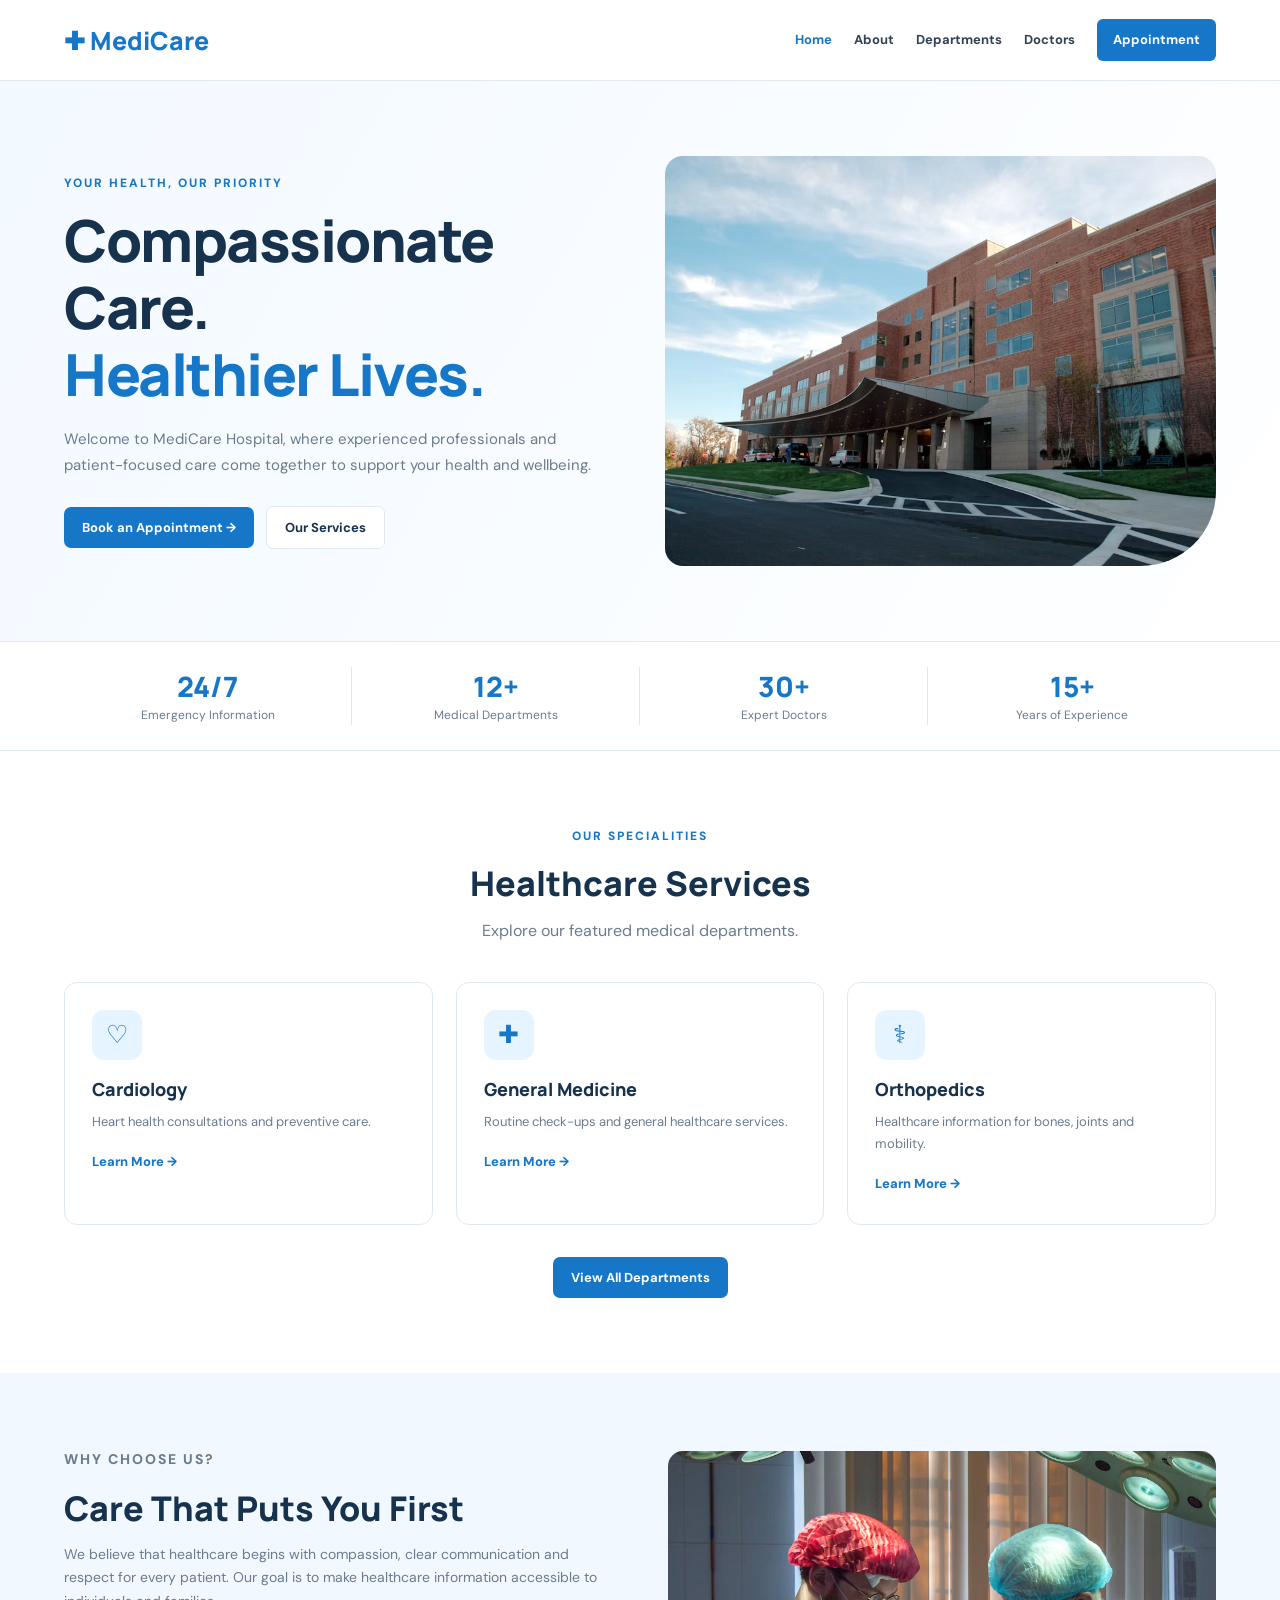
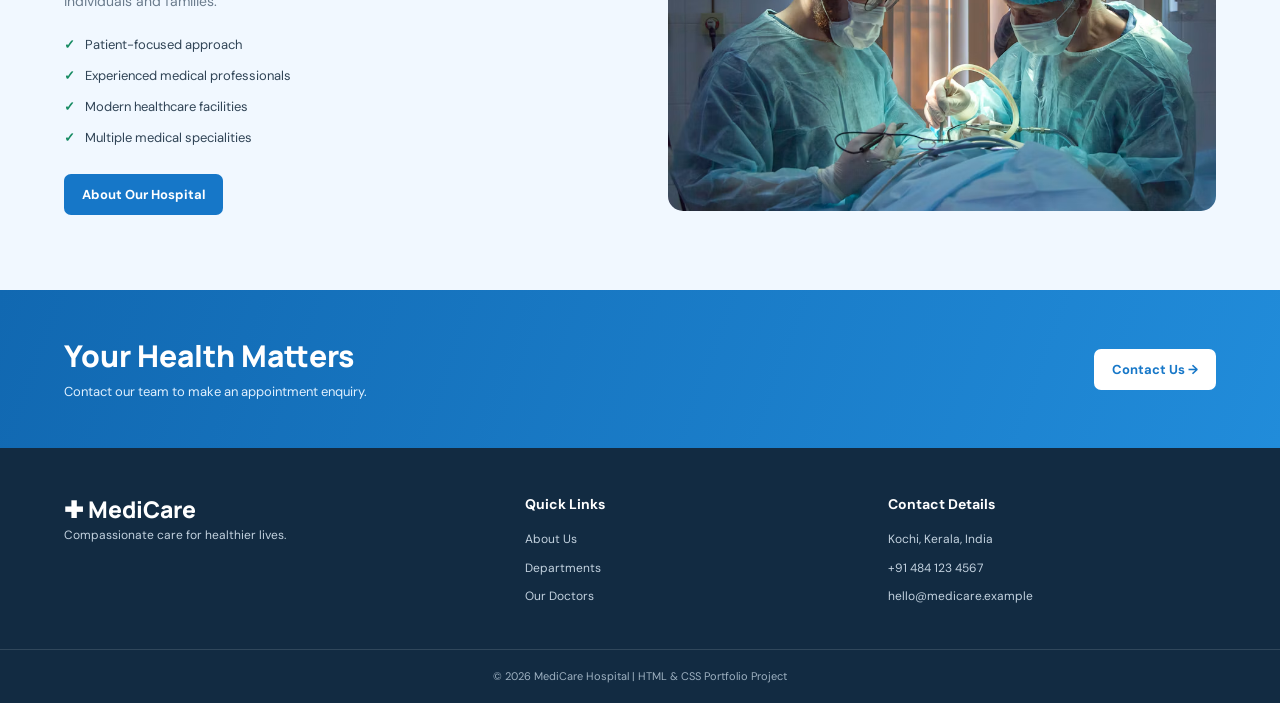
<file: index.html>
<!DOCTYPE html>
<html lang="en">
<head>
    <meta charset="UTF-8">
    <meta name="viewport" content="width=device-width, initial-scale=1.0">
    <title>MediCare Hospital | Home</title>
    <link rel="stylesheet" href="style.css">
    <link rel="shortcut icon" href="./images/hospital-icon.png" type="image/x-icon">
</head>
<body>

<header>
    <div class="container navbar">
        <a href="index.html" class="logo">✚ MediCare</a>
        <nav>
            <a class="active" href="index.html">Home</a>
            <a href="about.html">About</a>
            <a href="departments.html">Departments</a>
            <a href="doctors.html">Doctors</a>
            <a class="nav-button" href="contact.html">Appointment</a>
        </nav>
    </div>
</header>

<main>
<section class="hero">
    <div class="container hero-content">
        <div class="hero-text">
            <p class="tagline">YOUR HEALTH, OUR PRIORITY</p>
            <h1>Compassionate Care.<br>
                <span>Healthier Lives.</span>
            </h1>
            <p>
                Welcome to MediCare Hospital, where experienced
                professionals and patient-focused care come together
                to support your health and wellbeing.
            </p>
            <a href="contact.html" class="btn">Book an Appointment →</a>
            <a href="departments.html" class="btn secondary">Our Services</a>
        </div>

        <div class="hero-image">
            <img
                src="./images/hero.avif"
                alt="Modern hospital building">
        </div>
    </div>
</section>

<section class="highlights">
    <div class="container highlight-grid">
        <div><h2>24/7</h2><p>Emergency Information</p></div>
        <div><h2>12+</h2><p>Medical Departments</p></div>
        <div><h2>30+</h2><p>Expert Doctors</p></div>
        <div><h2>15+</h2><p>Years of Experience</p></div>
    </div>
</section>

<section class="section">
    <div class="container">
        <div class="section-heading">
            <p class="tagline">OUR SPECIALITIES</p>
            <h2>Healthcare Services</h2>
            <p>Explore our featured medical departments.</p>
        </div>

        <div class="card-grid">
            <article class="card">
                <div class="icon">♡</div>
                <h3>Cardiology</h3>
                <p>Heart health consultations and preventive care.</p>
                <a href="departments.html">Learn More →</a>
            </article>

            <article class="card">
                <div class="icon">✚</div>
                <h3>General Medicine</h3>
                <p>Routine check-ups and general healthcare services.</p>
                <a href="departments.html">Learn More →</a>
            </article>

            <article class="card">
                <div class="icon">⚕</div>
                <h3>Orthopedics</h3>
                <p>Healthcare information for bones, joints and mobility.</p>
                <a href="departments.html">Learn More →</a>
            </article>
        </div>

        <div class="center">
            <a href="departments.html" class="btn">View All Departments</a>
        </div>
    </div>
</section>

<section class="section light-section">
    <div class="container about-preview">
        <div>
            <p class="tagline">WHY CHOOSE US?</p>
            <h2>Care That Puts You First</h2>
            <p>
                We believe that healthcare begins with compassion,
                clear communication and respect for every patient.
                Our goal is to make healthcare information accessible
                to individuals and families.
            </p>
            <ul class="check-list">
                <li>Patient-focused approach</li>
                <li>Experienced medical professionals</li>
                <li>Modern healthcare facilities</li>
                <li>Multiple medical specialities</li>
            </ul>
            <a href="about.html" class="btn">About Our Hospital</a>
        </div>

        <img
            src="./images/hero2.avif"
            alt="Healthcare professional assisting a patient">
    </div>
</section>

<section class="cta">
    <div class="container cta-content">
        <div>
            <h2>Your Health Matters</h2>
            <p>Contact our team to make an appointment enquiry.</p>
        </div>
        <a href="contact.html" class="btn white-btn">Contact Us →</a>
    </div>
</section>
</main>

<footer>
    <div class="container footer-grid">
        <div>
            <h2>✚ MediCare</h2>
            <p>Compassionate care for healthier lives.</p>
        </div>
        <div>
            <h3>Quick Links</h3>
            <a href="about.html">About Us</a>
            <a href="departments.html">Departments</a>
            <a href="doctors.html">Our Doctors</a>
        </div>
        <div>
            <h3>Contact Details</h3>
            <p>Kochi, Kerala, India</p>
            <p>+91 484 123 4567</p>
            <p>hello@medicare.example</p>
        </div>
    </div>
    <p class="copyright">
        © 2026 MediCare Hospital | HTML & CSS Portfolio Project
    </p>
</footer>

</body>
</html>
</file>
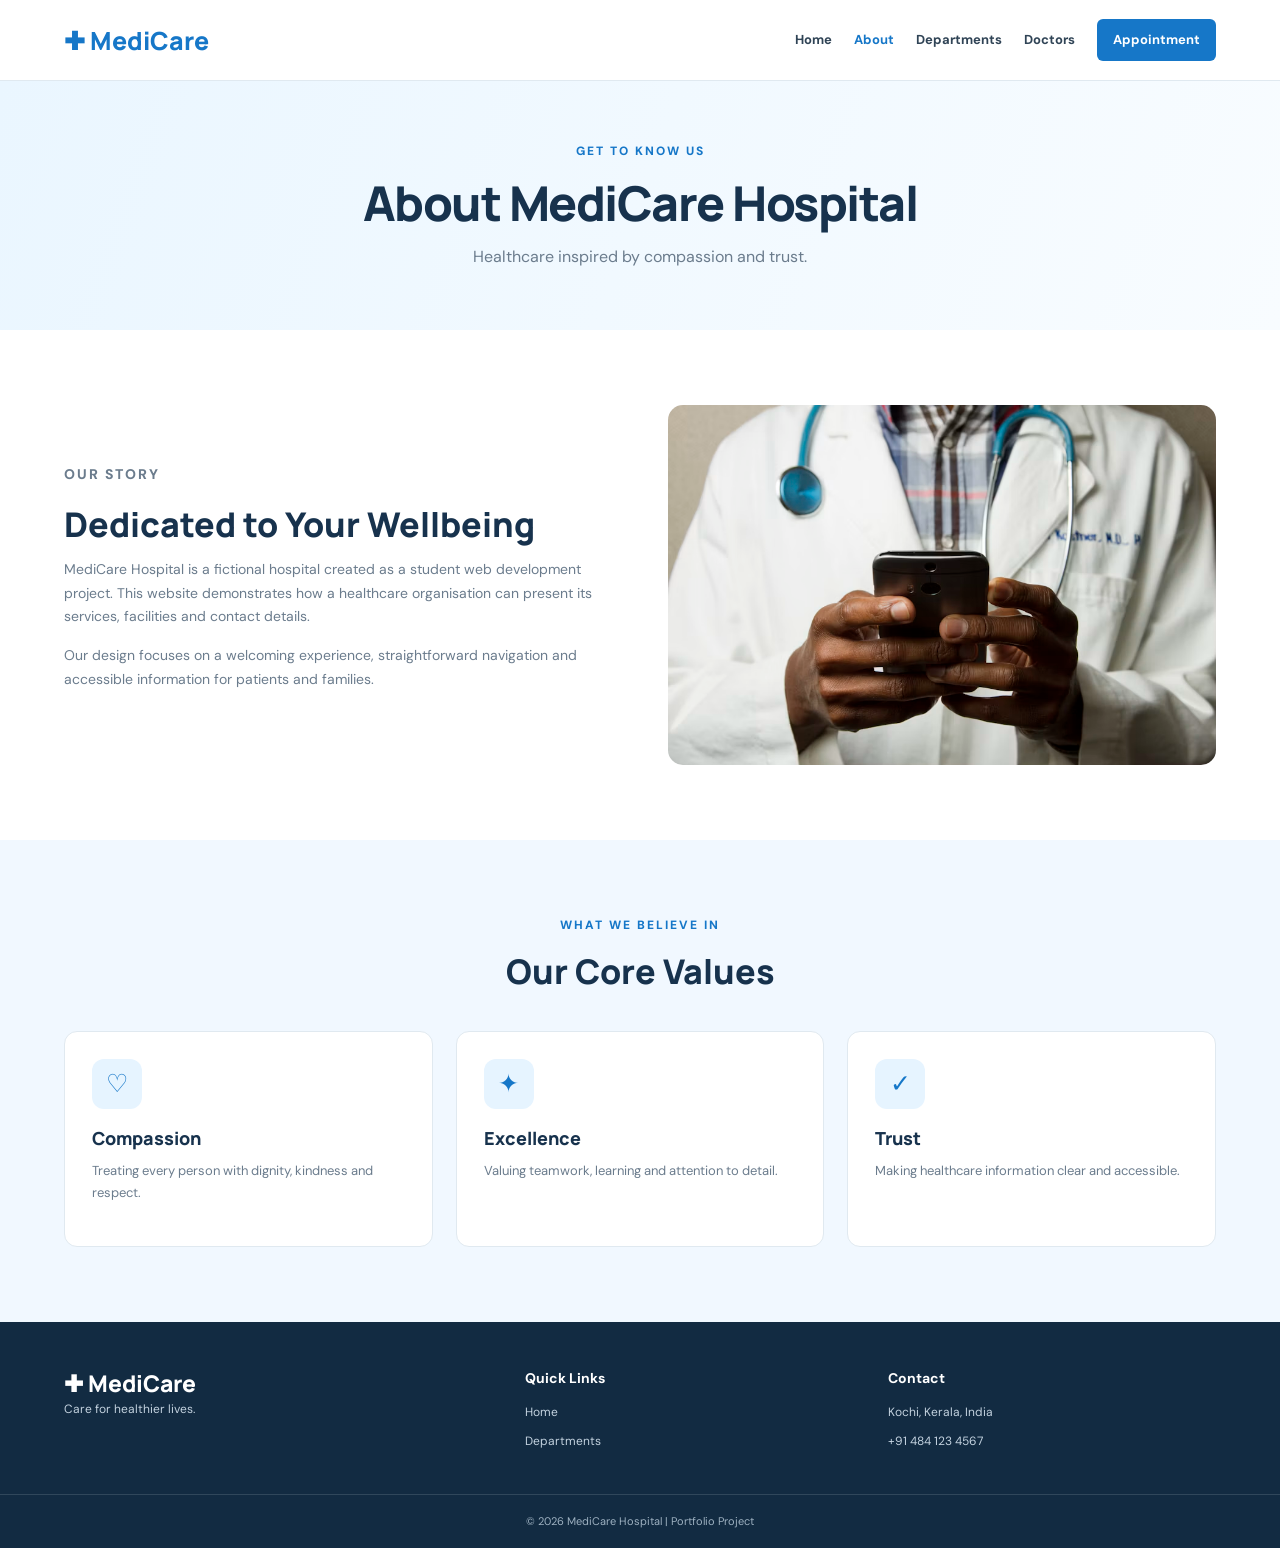
<file: about.html>
<!DOCTYPE html>
<html lang="en">
<head>
    <meta charset="UTF-8">
    <meta name="viewport" content="width=device-width, initial-scale=1.0">
    <title>About Us | MediCare Hospital</title>
    <link rel="stylesheet" href="style.css">
    <link rel="shortcut icon" href="./images/hospital-icon.png" type="image/x-icon">
</head>
<body>

<header>
    <div class="container navbar">
        <a href="index.html" class="logo">✚ MediCare</a>
        <nav>
            <a href="index.html">Home</a>
            <a class="active" href="about.html">About</a>
            <a href="departments.html">Departments</a>
            <a href="doctors.html">Doctors</a>
            <a class="nav-button" href="contact.html">Appointment</a>
        </nav>
    </div>
</header>

<section class="page-banner">
    <div class="container">
        <p class="tagline">GET TO KNOW US</p>
        <h1>About MediCare Hospital</h1>
        <p>Healthcare inspired by compassion and trust.</p>
    </div>
</section>

<section class="section">
    <div class="container about-preview">
        <div>
            <p class="tagline">OUR STORY</p>
            <h2>Dedicated to Your Wellbeing</h2>
            <p>
                MediCare Hospital is a fictional hospital created
                as a student web development project. This website
                demonstrates how a healthcare organisation can
                present its services, facilities and contact details.
            </p>
            <p>
                Our design focuses on a welcoming experience,
                straightforward navigation and accessible information
                for patients and families.
            </p>
        </div>
        <img
            src="./images/About-image.avif"
            alt="Healthcare professional">
    </div>
</section>

<section class="section light-section">
    <div class="container">
        <div class="section-heading">
            <p class="tagline">WHAT WE BELIEVE IN</p>
            <h2>Our Core Values</h2>
        </div>

        <div class="card-grid">
            <article class="card">
                <div class="icon">♡</div>
                <h3>Compassion</h3>
                <p>Treating every person with dignity, kindness and respect.</p>
            </article>
            <article class="card">
                <div class="icon">✦</div>
                <h3>Excellence</h3>
                <p>Valuing teamwork, learning and attention to detail.</p>
            </article>
            <article class="card">
                <div class="icon">✓</div>
                <h3>Trust</h3>
                <p>Making healthcare information clear and accessible.</p>
            </article>
        </div>
    </div>
</section>

<footer>
    <div class="container footer-grid">
        <div><h2>✚ MediCare</h2><p>Care for healthier lives.</p></div>
        <div><h3>Quick Links</h3><a href="index.html">Home</a><a href="departments.html">Departments</a></div>
        <div><h3>Contact</h3><p>Kochi, Kerala, India</p><p>+91 484 123 4567</p></div>
    </div>
    <p class="copyright">© 2026 MediCare Hospital | Portfolio Project</p>
</footer>

</body>
</html>
</file>
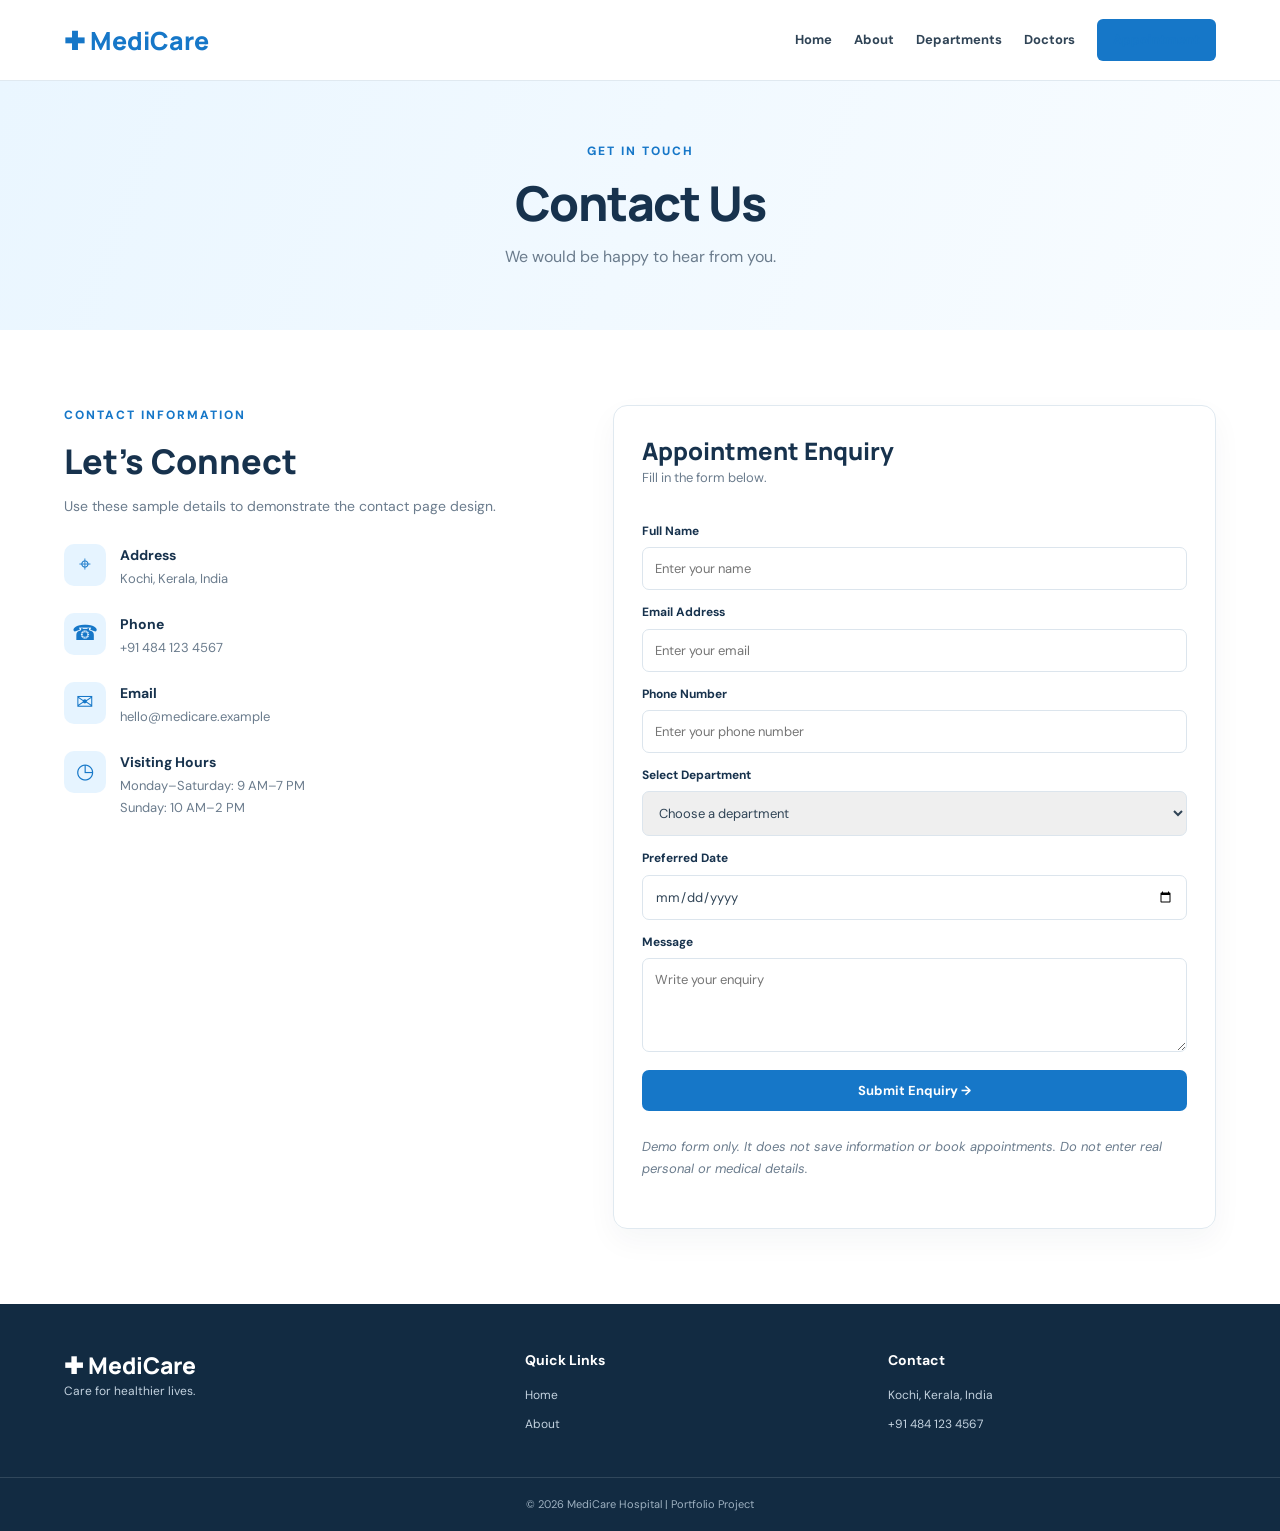
<file: contact.html>
<!DOCTYPE html>
<html lang="en">
<head>
    <meta charset="UTF-8">
    <meta name="viewport" content="width=device-width, initial-scale=1.0">
    <title>Contact | MediCare Hospital</title>
    <link rel="stylesheet" href="style.css">
    <link rel="shortcut icon" href="./images/hospital-icon.png" type="image/x-icon">
</head>
<body>

<header>
    <div class="container navbar">
        <a href="index.html" class="logo">✚ MediCare</a>
        <nav>
            <a href="index.html">Home</a>
            <a href="about.html">About</a>
            <a href="departments.html">Departments</a>
            <a href="doctors.html">Doctors</a>
            <a class="nav-button active" href="contact.html">Appointment</a>
        </nav>
    </div>
</header>

<section class="page-banner">
    <div class="container">
        <p class="tagline">GET IN TOUCH</p>
        <h1>Contact Us</h1>
        <p>We would be happy to hear from you.</p>
    </div>
</section>

<section class="section">
    <div class="container contact-layout">
        <div class="contact-details">
            <p class="tagline">CONTACT INFORMATION</p>
            <h2>Let's Connect</h2>
            <p>Use these sample details to demonstrate the contact page design.</p>

            <div class="contact-item">
                <span>⌖</span>
                <div><h3>Address</h3><p>Kochi, Kerala, India</p></div>
            </div>

            <div class="contact-item">
                <span>☎</span>
                <div><h3>Phone</h3><p>+91 484 123 4567</p></div>
            </div>

            <div class="contact-item">
                <span>✉</span>
                <div><h3>Email</h3><p>hello@medicare.example</p></div>
            </div>

            <div class="contact-item">
                <span>◷</span>
                <div><h3>Visiting Hours</h3><p>Monday–Saturday: 9 AM–7 PM<br>Sunday: 10 AM–2 PM</p></div>
            </div>
        </div>

        <div class="form-card">
            <h2>Appointment Enquiry</h2>
            <p>Fill in the form below.</p>

            <form action="#" method="get">
                <label for="name">Full Name</label>
                <input type="text" id="name" name="name" placeholder="Enter your name" required>

                <label for="email">Email Address</label>
                <input type="email" id="email" name="email" placeholder="Enter your email" required>

                <label for="phone">Phone Number</label>
                <input type="tel" id="phone" name="phone" placeholder="Enter your phone number" required>

                <label for="department">Select Department</label>
                <select id="department" name="department" required>
                    <option value="">Choose a department</option>
                    <option>General Medicine</option>
                    <option>Cardiology</option>
                    <option>Orthopedics</option>
                    <option>Pediatrics</option>
                    <option>Neurology</option>
                    <option>Dermatology</option>
                </select>

                <label for="date">Preferred Date</label>
                <input type="date" id="date" name="date" required>

                <label for="message">Message</label>
                <textarea id="message" name="message" rows="4" placeholder="Write your enquiry"></textarea>

                <button type="submit" class="btn">Submit Enquiry →</button>
            </form>

            <p class="notice">
                Demo form only. It does not save information or book appointments.
                Do not enter real personal or medical details.
            </p>
        </div>
    </div>
</section>

<footer>
    <div class="container footer-grid">
        <div><h2>✚ MediCare</h2><p>Care for healthier lives.</p></div>
        <div><h3>Quick Links</h3><a href="index.html">Home</a><a href="about.html">About</a></div>
        <div><h3>Contact</h3><p>Kochi, Kerala, India</p><p>+91 484 123 4567</p></div>
    </div>
    <p class="copyright">© 2026 MediCare Hospital | Portfolio Project</p>
</footer>

</body>
</html>
</file>
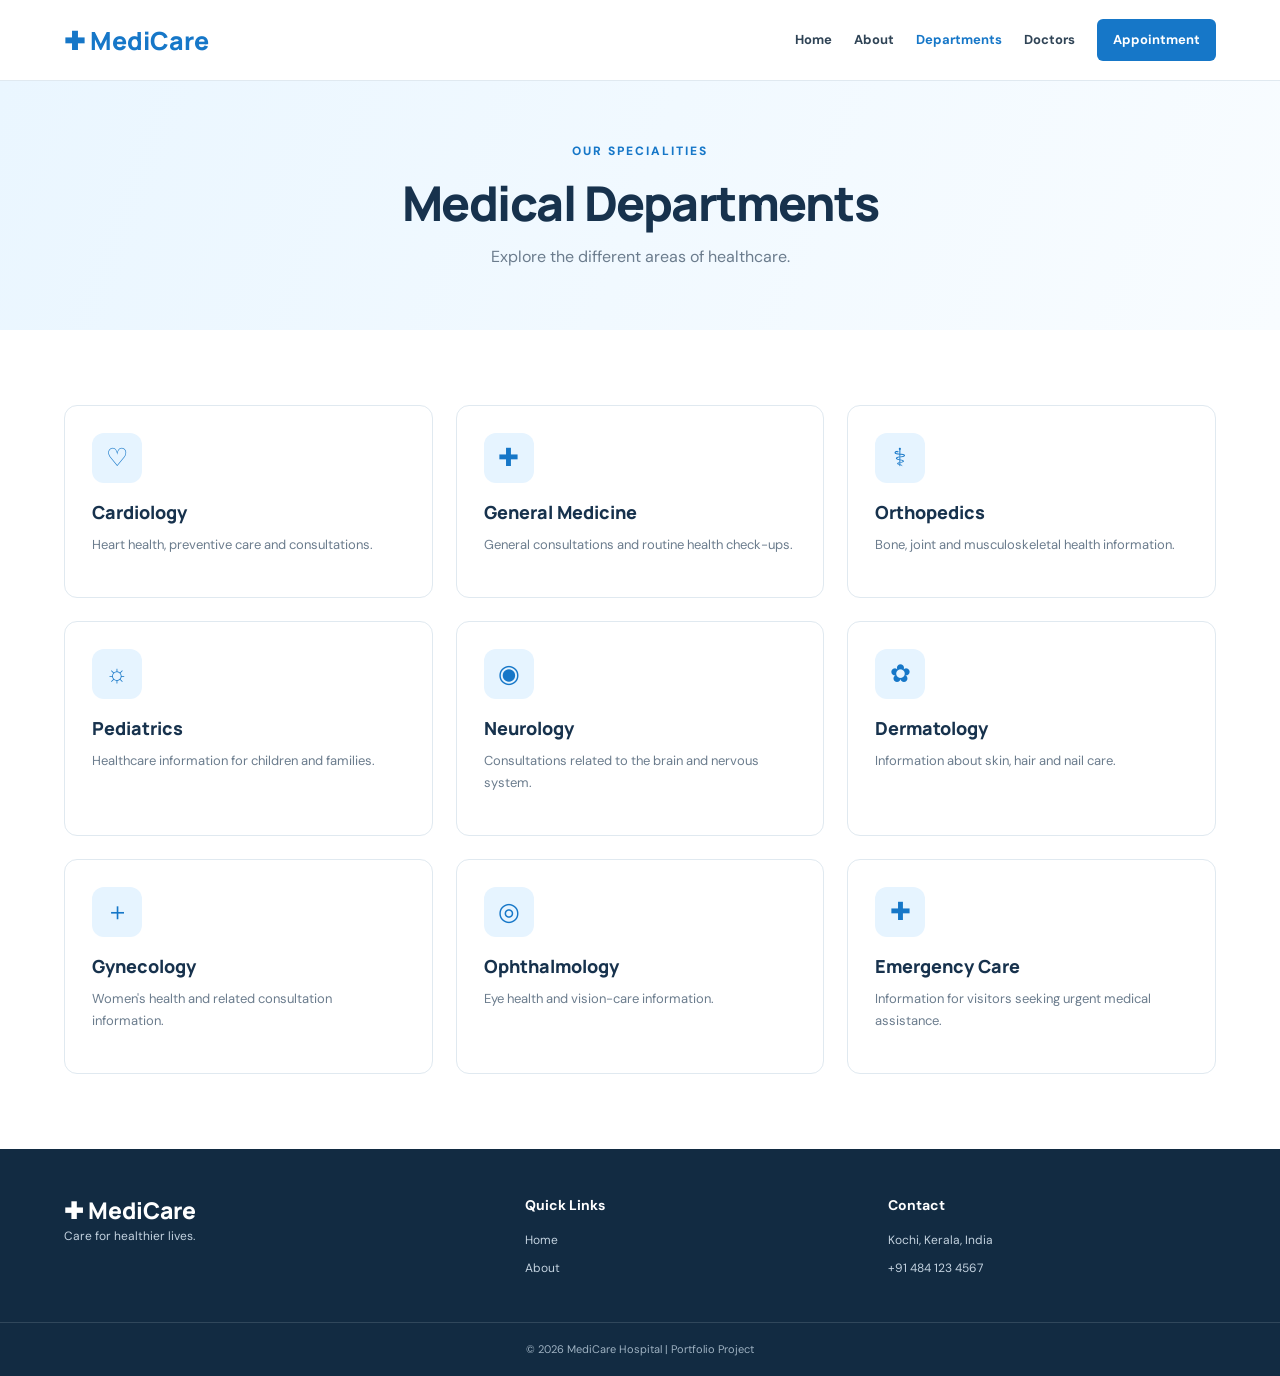
<file: departments.html>
<!DOCTYPE html>
<html lang="en">
<head>
    <meta charset="UTF-8">
    <meta name="viewport" content="width=device-width, initial-scale=1.0">
    <title>Departments | MediCare Hospital</title>
    <link rel="stylesheet" href="style.css">
    <link rel="shortcut icon" href="./images/hospital-icon.png" type="image/x-icon">
</head>
<body>

<header>
    <div class="container navbar">
        <a href="index.html" class="logo">✚ MediCare</a>
        <nav>
            <a href="index.html">Home</a>
            <a href="about.html">About</a>
            <a class="active" href="departments.html">Departments</a>
            <a href="doctors.html">Doctors</a>
            <a class="nav-button" href="contact.html">Appointment</a>
        </nav>
    </div>
</header>

<section class="page-banner">
    <div class="container">
        <p class="tagline">OUR SPECIALITIES</p>
        <h1>Medical Departments</h1>
        <p>Explore the different areas of healthcare.</p>
    </div>
</section>

<section class="section">
    <div class="container">
        <div class="card-grid">
            <article class="card"><div class="icon">♡</div><h3>Cardiology</h3><p>Heart health, preventive care and consultations.</p></article>
            <article class="card"><div class="icon">✚</div><h3>General Medicine</h3><p>General consultations and routine health check-ups.</p></article>
            <article class="card"><div class="icon">⚕</div><h3>Orthopedics</h3><p>Bone, joint and musculoskeletal health information.</p></article>
            <article class="card"><div class="icon">☼</div><h3>Pediatrics</h3><p>Healthcare information for children and families.</p></article>
            <article class="card"><div class="icon">◉</div><h3>Neurology</h3><p>Consultations related to the brain and nervous system.</p></article>
            <article class="card"><div class="icon">✿</div><h3>Dermatology</h3><p>Information about skin, hair and nail care.</p></article>
            <article class="card"><div class="icon">＋</div><h3>Gynecology</h3><p>Women's health and related consultation information.</p></article>
            <article class="card"><div class="icon">◎</div><h3>Ophthalmology</h3><p>Eye health and vision-care information.</p></article>
            <article class="card"><div class="icon">✚</div><h3>Emergency Care</h3><p>Information for visitors seeking urgent medical assistance.</p></article>
        </div>

    </div>
</section>

<footer>
    <div class="container footer-grid">
        <div><h2>✚ MediCare</h2><p>Care for healthier lives.</p></div>
        <div><h3>Quick Links</h3><a href="index.html">Home</a><a href="about.html">About</a></div>
        <div><h3>Contact</h3><p>Kochi, Kerala, India</p><p>+91 484 123 4567</p></div>
    </div>
    <p class="copyright">© 2026 MediCare Hospital | Portfolio Project</p>
</footer>

</body>
</html>
</file>
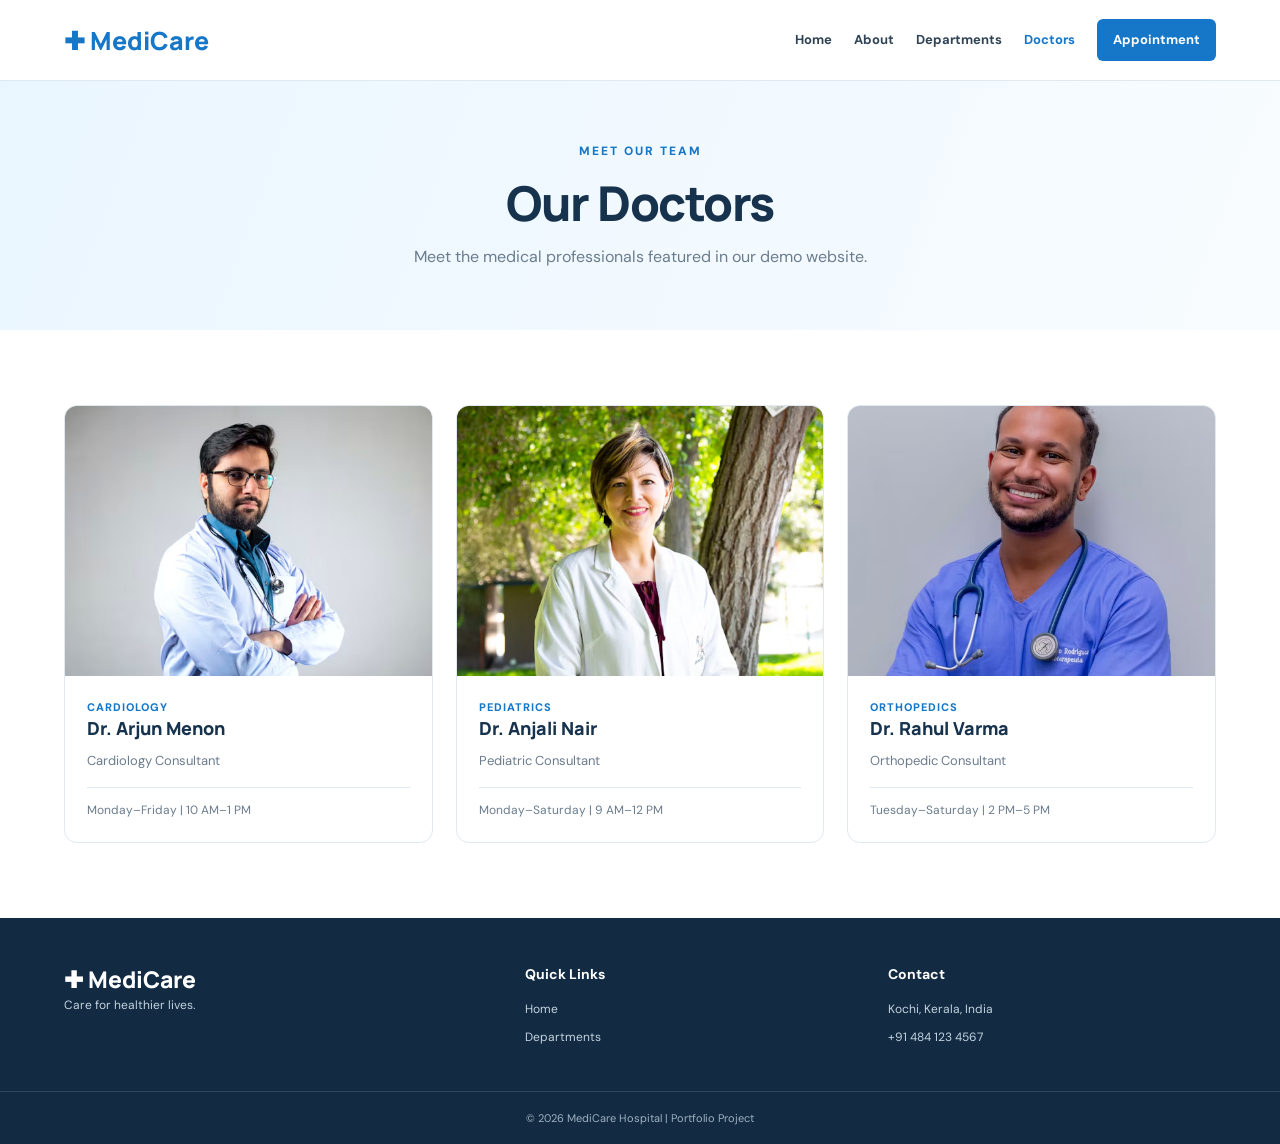
<file: doctors.html>
<!DOCTYPE html>
<html lang="en">
<head>
    <meta charset="UTF-8">
    <meta name="viewport" content="width=device-width, initial-scale=1.0">
    <title>Our Doctors | MediCare Hospital</title>
    <link rel="stylesheet" href="style.css">
    <link rel="shortcut icon" href="./images/hospital-icon.png" type="image/x-icon">
</head>
<body>

<header>
    <div class="container navbar">
        <a href="index.html" class="logo">✚ MediCare</a>
        <nav>
            <a href="index.html">Home</a>
            <a href="about.html">About</a>
            <a href="departments.html">Departments</a>
            <a class="active" href="doctors.html">Doctors</a>
            <a class="nav-button" href="contact.html">Appointment</a>
        </nav>
    </div>
</header>

<section class="page-banner">
    <div class="container">
        <p class="tagline">MEET OUR TEAM</p>
        <h1>Our Doctors</h1>
        <p>Meet the medical professionals featured in our demo website.</p>
    </div>
</section>

<section class="section">
    <div class="container">
        <div class="card-grid">
            <article class="doctor-card">
                <img src="./images/ArjunMenon.avif" alt="Doctor portrait">
                <div class="doctor-info">
                    <p class="speciality">CARDIOLOGY</p>
                    <h3>Dr. Arjun Menon</h3>
                    <p>Cardiology Consultant</p>
                    <p class="schedule">Monday–Friday | 10 AM–1 PM</p>
                </div>
            </article>

            <article class="doctor-card">
                <img src="./images/AnjaliNair.avif" alt="Doctor portrait">
                <div class="doctor-info">
                    <p class="speciality">PEDIATRICS</p>
                    <h3>Dr. Anjali Nair</h3>
                    <p>Pediatric Consultant</p>
                    <p class="schedule">Monday–Saturday | 9 AM–12 PM</p>
                </div>
            </article>

            <article class="doctor-card">
                <img src="./images/RahulVarma.avif" alt="Doctor portrait">
                <div class="doctor-info">
                    <p class="speciality">ORTHOPEDICS</p>
                    <h3>Dr. Rahul Varma</h3>
                    <p>Orthopedic Consultant</p>
                    <p class="schedule">Tuesday–Saturday | 2 PM–5 PM</p>
                </div>
            </article>
        </div>
    </div>
</section>

<footer>
    <div class="container footer-grid">
        <div><h2>✚ MediCare</h2><p>Care for healthier lives.</p></div>
        <div><h3>Quick Links</h3><a href="index.html">Home</a><a href="departments.html">Departments</a></div>
        <div><h3>Contact</h3><p>Kochi, Kerala, India</p><p>+91 484 123 4567</p></div>
    </div>
    <p class="copyright">© 2026 MediCare Hospital | Portfolio Project</p>
</footer>

</body>
</html>
</file>
<file: style.css>
@import url('https://fonts.googleapis.com/css2?family=DM+Sans:wght@400;500;600;700;800&family=Manrope:wght@400;500;600;700;800&display=swap');

:root {
    --blue: #1677c8;
    --dark-blue: #105c9c;
    --navy: #17324d;
    --text: #304456;
    --muted: #6b7c8d;
    --light-blue: #f1f8ff;
    --border: #e0e9f0;
    --white: #ffffff;
}

* {
    margin: 0;
    padding: 0;
    box-sizing: border-box;
}

body {
    font-family: 'DM Sans', Arial, sans-serif;
    color: var(--text);
    line-height: 1.7;
}

img {
    display: block;
    width: 100%;
    object-fit: cover;
}

a {
    color: inherit;
    text-decoration: none;
}

.container {
    width: 90%;
    max-width: 1160px;
    margin: auto;
}

/* Navigation */

header {
    background: white;
    border-bottom: 1px solid var(--border);
}

.navbar {
    min-height: 80px;
    display: flex;
    justify-content: space-between;
    align-items: center;
    gap: 20px;
}

.logo {
    color: var(--blue);
    font: 800 25px Manrope, sans-serif;
    white-space: nowrap;
}

nav {
    display: flex;
    align-items: center;
    flex-wrap: wrap;
    gap: 22px;
}

nav a {
    font-size: 13px;
    font-weight: 700;
    transition: color .2s;
}

nav a:hover,
nav a.active {
    color: var(--blue);
}

nav .nav-button {
    padding: 10px 16px;
    background: var(--blue);
    color: white;
    border-radius: 6px;
}

nav .nav-button:hover {
    background: var(--dark-blue);
    color: white;
}

/* Home hero */

.hero {
    padding: 75px 0;
    background: linear-gradient(120deg, #f2f9ff, #ffffff);
}

.hero-content {
    display: grid;
    grid-template-columns: 1fr 1fr;
    align-items: center;
    gap: 50px;
}

.tagline {
    color: var(--blue);
    font-size: 12px;
    font-weight: 800;
    letter-spacing: 2px;
    margin-bottom: 14px;
}

.hero h1,
.page-banner h1 {
    font: 800 clamp(36px, 5vw, 58px)/1.15 Manrope, sans-serif;
    color: var(--navy);
    margin-bottom: 20px;
    letter-spacing: -1.5px;
}

.hero h1 span {
    color: var(--blue);
}

.hero-text > p:not(.tagline) {
    color: var(--muted);
    font-size: 15px;
    margin-bottom: 28px;
}

.hero-image img {
    height: 410px;
    border-radius: 18px 18px 75px 18px;
}

.btn {
    display: inline-block;
    padding: 12px 18px;
    border: none;
    border-radius: 7px;
    background: var(--blue);
    color: white;
    font: 700 13px 'DM Sans', sans-serif;
    cursor: pointer;
    transition: background .2s, transform .2s;
}

.btn:hover {
    background: var(--dark-blue);
    transform: translateY(-2px);
}

.secondary {
    background: white;
    border: 1px solid var(--border);
    color: var(--navy);
    margin-left: 8px;
}

.secondary:hover {
    background: var(--light-blue);
    color: var(--blue);
}

/* Highlights */

.highlights {
    border-top: 1px solid var(--border);
    border-bottom: 1px solid var(--border);
}

.highlight-grid {
    display: grid;
    grid-template-columns: repeat(4, 1fr);
    padding: 25px 0;
}

.highlight-grid div {
    text-align: center;
    border-right: 1px solid var(--border);
}

.highlight-grid div:last-child {
    border: none;
}

.highlight-grid h2 {
    color: var(--blue);
    font: 800 28px Manrope, sans-serif;
}

.highlight-grid p {
    color: var(--muted);
    font-size: 12px;
}

/* Common sections */

.section {
    padding: 75px 0;
}

.section-heading {
    text-align: center;
    margin-bottom: 38px;
}

.section-heading h2,
.about-preview h2,
.contact-details h2 {
    font: 800 34px/1.3 Manrope, sans-serif;
    color: var(--navy);
    margin-bottom: 12px;
}

.section-heading > p:last-child {
    color: var(--muted);
}

.card-grid {
    display: grid;
    grid-template-columns: repeat(3, minmax(0, 1fr));
    gap: 23px;
}

.card {
    padding: 27px;
    border: 1px solid var(--border);
    border-radius: 13px;
    background: white;
    transition: transform .2s, box-shadow .2s;
}

.card:hover {
    transform: translateY(-5px);
    box-shadow: 0 12px 30px #17324d12;
}

.icon {
    width: 50px;
    height: 50px;
    display: grid;
    place-items: center;
    border-radius: 12px;
    background: #e6f4ff;
    color: var(--blue);
    font-size: 25px;
    margin-bottom: 17px;
}

.card h3,
.doctor-info h3 {
    font: 800 18px Manrope, sans-serif;
    color: var(--navy);
    margin-bottom: 10px;
}

.card p {
    color: var(--muted);
    font-size: 13px;
    margin-bottom: 14px;
}

.card > a {
    color: var(--blue);
    font-size: 13px;
    font-weight: 800;
}

.center {
    text-align: center;
    margin-top: 32px;
}

/* About preview */

.light-section {
    background: var(--light-blue);
}

.about-preview {
    display: grid;
    grid-template-columns: 1fr 1fr;
    align-items: center;
    gap: 55px;
}

.about-preview > img {
    height: 360px;
    border-radius: 15px;
}

.about-preview p {
    color: var(--muted);
    font-size: 14px;
    margin-bottom: 15px;
}

.check-list {
    list-style: none;
    margin: 20px 0 25px;
}

.check-list li {
    margin-bottom: 9px;
    font-size: 13px;
}

.check-list li::before {
    content: "✓";
    color: #168b62;
    font-weight: 800;
    margin-right: 10px;
}

/* Call-to-action */

.cta {
    padding: 45px 0;
    background: linear-gradient(110deg, #1168b1, #218cda);
    color: white;
}

.cta-content {
    display: flex;
    align-items: center;
    justify-content: space-between;
    gap: 25px;
}

.cta h2 {
    font: 800 30px Manrope, sans-serif;
    margin-bottom: 5px;
}

.cta p {
    font-size: 13px;
    color: #e1f1ff;
}

.white-btn {
    background: white;
    color: var(--blue);
    white-space: nowrap;
}

.white-btn:hover {
    background: #edf7ff;
    color: var(--dark-blue);
}

/* Page banners */

.page-banner {
    text-align: center;
    padding: 60px 0;
    background: linear-gradient(110deg, #eaf6ff, #f8fcff);
}

.page-banner h1 {
    font-size: clamp(34px, 4vw, 48px);
    margin-bottom: 12px;
}

.page-banner p:last-child {
    color: var(--muted);
}

/* Doctors */

.doctor-card {
    border: 1px solid var(--border);
    border-radius: 13px;
    overflow: hidden;
    transition: transform .2s, box-shadow .2s;
}

.doctor-card:hover {
    transform: translateY(-4px);
    box-shadow: 0 12px 30px #17324d12;
}

.doctor-card > img {
    height: 270px;
    object-position: center 30%;
}

.doctor-info {
    padding: 22px;
}

.doctor-info > p {
    font-size: 13px;
    color: var(--muted);
}

.doctor-info .speciality {
    color: var(--blue);
    font-size: 11px;
    font-weight: 800;
    letter-spacing: 1px;
}

.doctor-info .schedule {
    border-top: 1px solid var(--border);
    padding-top: 12px;
    margin-top: 14px;
    font-size: 12px;
}

/* Contact */

.contact-layout {
    display: grid;
    grid-template-columns: .9fr 1.1fr;
    gap: 55px;
    align-items: start;
}

.contact-details > p:not(.tagline) {
    font-size: 14px;
    color: var(--muted);
    margin-bottom: 25px;
}

.contact-item {
    display: flex;
    align-items: flex-start;
    gap: 14px;
    margin: 23px 0;
}

.contact-item > span {
    min-width: 42px;
    height: 42px;
    display: grid;
    place-items: center;
    border-radius: 10px;
    background: #e6f4ff;
    color: var(--blue);
    font-size: 21px;
}

.contact-item h3 {
    color: var(--navy);
    font-size: 14px;
}

.contact-item p {
    color: var(--muted);
    font-size: 13px;
}

.form-card {
    padding: 28px;
    border: 1px solid var(--border);
    border-radius: 14px;
    box-shadow: 0 12px 30px #17324d0b;
}

.form-card h2 {
    color: var(--navy);
    font: 800 24px Manrope, sans-serif;
}

.form-card > p {
    font-size: 13px;
    color: var(--muted);
    margin-bottom: 20px;
}

.form-card form {
    display: flex;
    flex-direction: column;
}

.form-card label {
    font-size: 12px;
    font-weight: 700;
    color: var(--navy);
    margin: 12px 0 6px;
}

.form-card input,
.form-card select,
.form-card textarea {
    width: 100%;
    padding: 12px;
    font: 13px 'DM Sans', sans-serif;
    color: var(--text);
    border: 1px solid #dce5ed;
    border-radius: 7px;
    outline: none;
}

.form-card input:focus,
.form-card select:focus,
.form-card textarea:focus {
    border-color: var(--blue);
}

.form-card textarea {
    resize: vertical;
    margin-bottom: 18px;
}

.notice {
    margin-top: 25px;
    color: var(--muted);
    font-size: 12px;
    font-style: italic;
}

/* Footer */

footer {
    background: #122b42;
    color: #c3d2df;
    padding-top: 45px;
}

.footer-grid {
    display: grid;
    grid-template-columns: 1.3fr 1fr 1fr;
    gap: 35px;
    padding-bottom: 35px;
}

.footer-grid h2 {
    color: white;
    font: 800 23px Manrope, sans-serif;
}

.footer-grid h3 {
    color: white;
    font-size: 14px;
    margin-bottom: 12px;
}

.footer-grid p,
.footer-grid a {
    display: block;
    font-size: 12px;
    margin-bottom: 8px;
    color: #c3d2df;
}

.footer-grid a:hover {
    color: white;
}

.copyright {
    text-align: center;
    border-top: 1px solid #30475b;
    padding: 17px 10px;
    font-size: 11px;
    color: #9eb1c1;
}

/* Responsive design */

@media (max-width: 900px) {
    .navbar {
        flex-direction: column;
        justify-content: center;
        padding: 15px 0;
    }

    nav {
        justify-content: center;
        gap: 12px 18px;
    }

    .hero-content,
    .about-preview {
        gap: 30px;
    }

    .hero-image img {
        height: 330px;
    }

    .contact-layout {
        gap: 28px;
    }
}

@media (max-width: 650px) {
    .container {
        width: 92%;
    }

    .hero {
        padding: 45px 0;
    }

    .hero-content,
    .about-preview,
    .contact-layout {
        grid-template-columns: 1fr;
    }

    .hero h1 {
        font-size: 39px;
    }

    .hero-image img {
        height: 280px;
    }

    .highlight-grid {
        grid-template-columns: repeat(2, 1fr);
        gap: 20px 0;
    }

    .highlight-grid div:nth-child(2) {
        border: none;
    }

    .section {
        padding: 50px 0;
    }

    .section-heading h2,
    .about-preview h2,
    .contact-details h2 {
        font-size: 28px;
    }

    .card-grid {
        grid-template-columns: 1fr;
    }

    .about-preview > img {
        height: 270px;
    }

    .cta-content {
        align-items: flex-start;
        flex-direction: column;
    }

    .footer-grid {
        grid-template-columns: 1fr;
        gap: 20px;
    }

    .form-card {
        padding: 20px;
    }

    nav {
        gap: 10px 14px;
    }

    nav a {
        font-size: 12px;
    }
}
</file>
